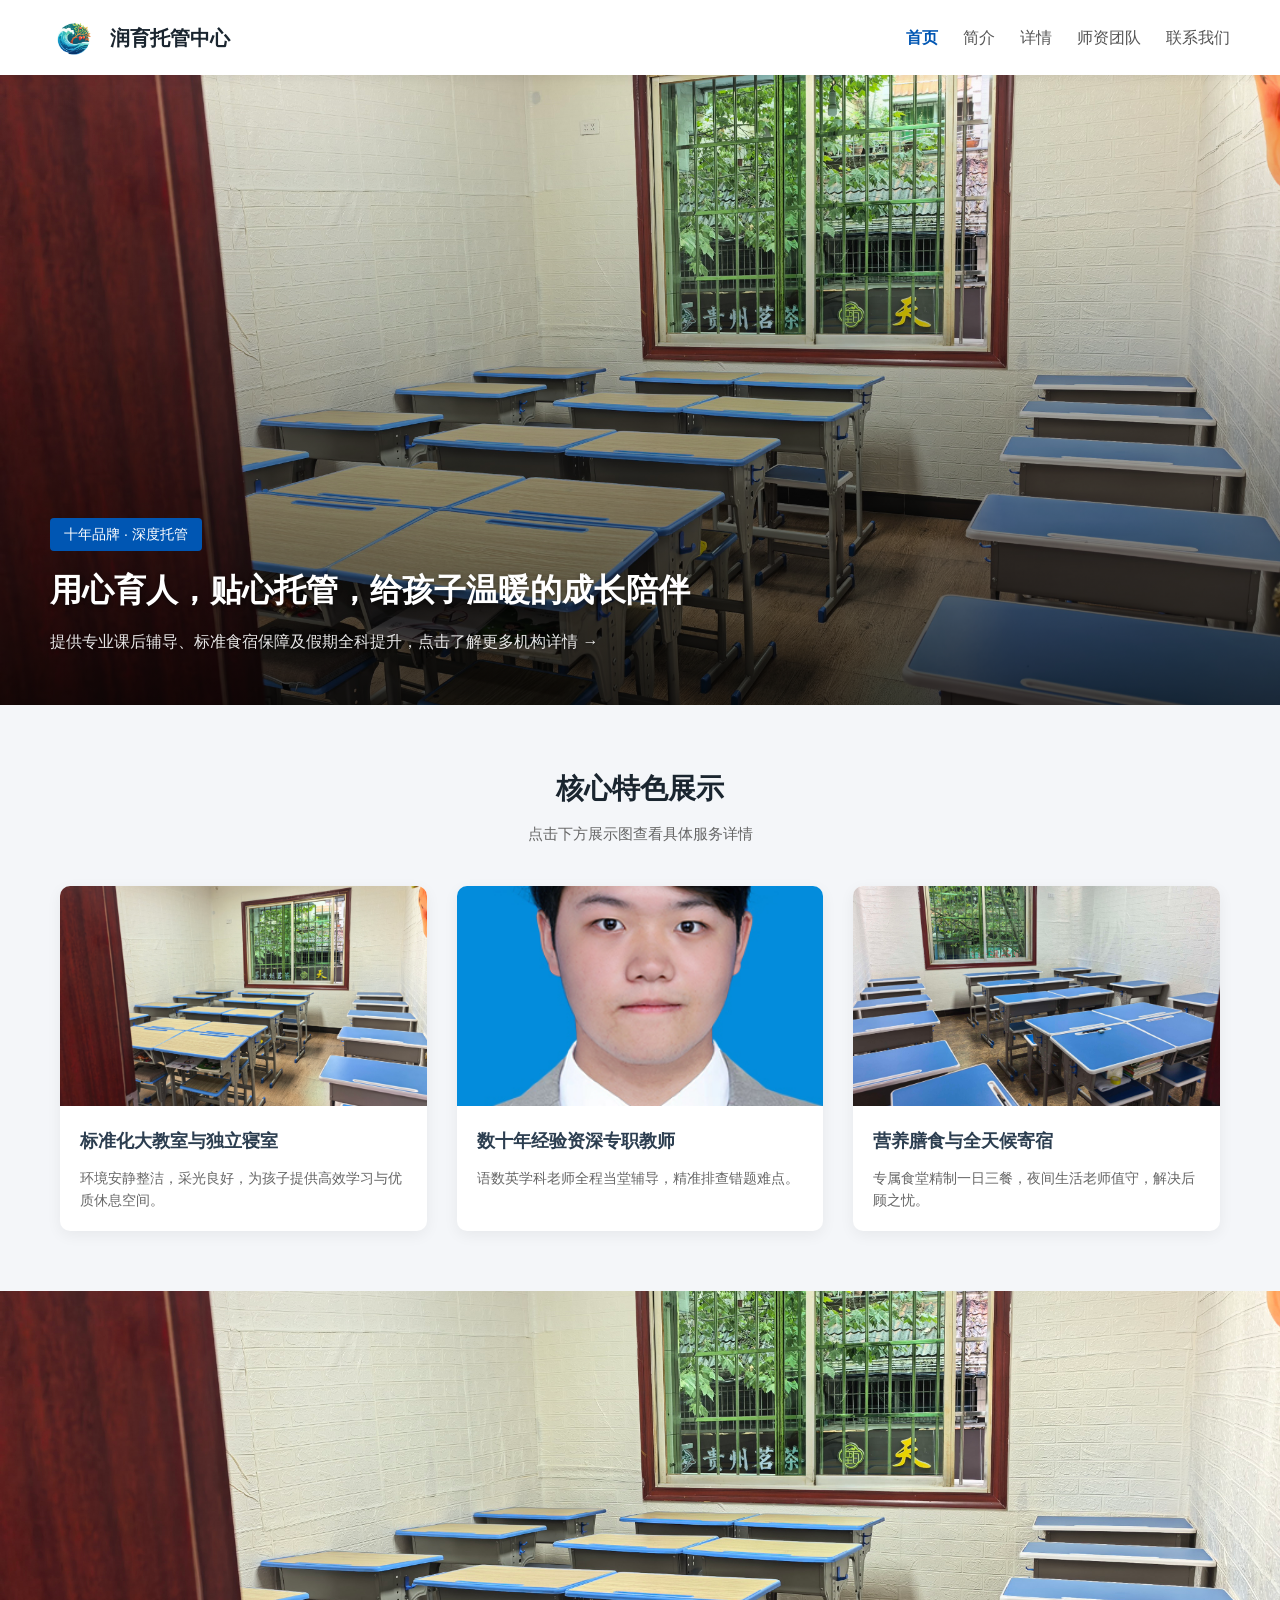
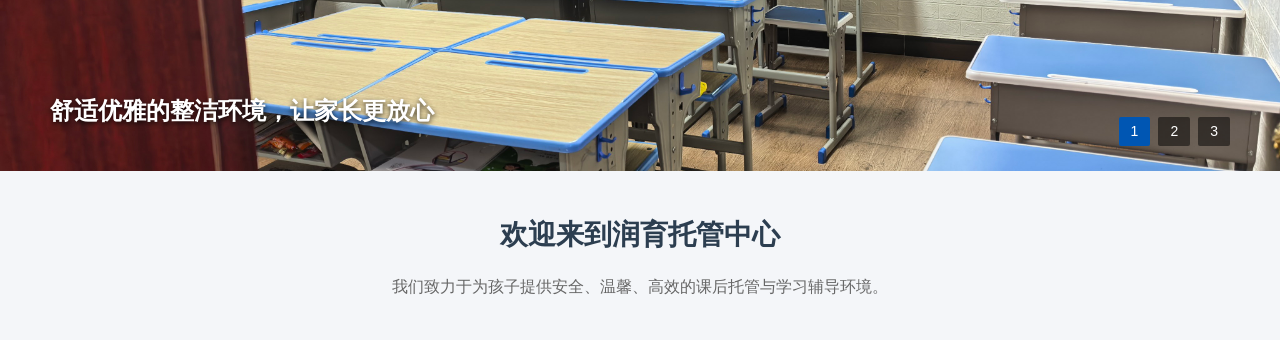
<file: index.html>
<!DOCTYPE html>
<html lang="zh-CN">
<head>
  <meta charset="UTF-8" />
  <meta name="viewport" content="width=device-width, initial-scale=1.0" />
  <title>Runyu Institute.com - 润育托管中心</title>
  <!-- 引入外链 CSS 样式表（用 ../ 退到根目录，再进入 File/CSS） -->
  <link rel="stylesheet" href="./File/css/style.css" />
  <link rel="stylesheet" href="./File/css/Top navigation.css" />
  <link rel="stylesheet" href="./File/css/Main.css" />
</head>
<body>

  <!-- 1. 顶部横向导航栏 -->
  <header class="navbar">
    <div class="logo-area">
      <img src="./img/img Logo.png" alt="润育托管Logo" class="logo-img" />
      <h1 class="site-title">润育托管中心</h1>
    </div>
    <nav class="nav-links">
      <a href="index.html" class="active">首页</a>
      <a href="./HTML First Level/Institute-Introduction/Introduction.html">简介</a>
      <a href="./HTML First Level/More detail/detail.html">详情</a>
      <a href="./HTML First Level/Teacher's team/teacher.html">师资团队</a>
      <a href="./HTML First Level/Connect with us/connect.html">联系我们</a>
    </nav>
  </header>

  <!-- 1. 顶部高清大图落地首屏 (Hero Landing Section) -->
<section class="hero-landing">
  <!-- 点击整张大图或内部按钮均可跳转 -->
  <a href="./HTML First Level/Institute-Introduction/Introduction.html" class="hero-link">
    <img src="./img/img1.jpg" alt="润育托管中心全景" class="hero-img" />
    <div class="hero-overlay">
      <div class="hero-content">
        <span class="hero-tag">十年品牌 · 深度托管</span>
        <h2>用心育人，贴心托管，给孩子温暖的成长陪伴</h2>
        <p>提供专业课后辅导、标准食宿保障及假期全科提升，点击了解更多机构详情 →</p>
      </div>
    </div>
  </a>
</section>

<!-- 2. 高清图片图文推荐卡片（像北大官网首页的动态新闻/专题块） -->
<section class="feature-section">
  <div class="section-header">
    <h2>核心特色展示</h2>
    <p>点击下方展示图查看具体服务详情</p>
  </div>

  <div class="card-grid">
    <!-- 图文卡片 1 -->
    <a href="./HTML First Level/More detail/detail.html" class="feature-card">
      <div class="card-img-wrapper">
        <img src="./img/img1.jpg" alt="舒适教学环境" />
      </div>
      <div class="card-info">
        <h3>标准化大教室与独立寝室</h3>
        <p>环境安静整洁，采光良好，为孩子提供高效学习与优质休息空间。</p>
      </div>
    </a>

    <!-- 图文卡片 2 -->
    <a href="./HTML First Level/Teacher's team/teacher.html" class="feature-card">
      <div class="card-img-wrapper">
        <img src="./img/Mtr.Zhao.jpg" alt="资深师资团队" />
      </div>
      <div class="card-info">
        <h3>数十年经验资深专职教师</h3>
        <p>语数英学科老师全程当堂辅导，精准排查错题难点。</p>
      </div>
    </a>

    <!-- 图文卡片 3 -->
    <a href="./HTML First Level/More detail/detail.html" class="feature-card">
      <div class="card-img-wrapper">
        <img src="./img/img3.jpg" alt="丰富课后活动" />
      </div>
      <div class="card-info">
        <h3>营养膳食与全天候寄宿</h3>
        <p>专属食堂精制一日三餐，夜间生活老师值守，解决后顾之忧。</p>
      </div>
    </a>
  </div>
</section>


  <!-- 2. 全屏/半屏淡入淡出轮播图区域 -->
  <section class="banner-container">
    <div class="slide active">
      <img src="./img/img1.jpg" alt="托管中心环境1" />
      <div class="slide-title">舒适优雅的整洁环境，让家长更放心</div>
    </div>
    <div class="slide">
      <img src="./img/img2.jpg" alt="托管中心环境2" />
      <div class="slide-title">专业师资团队，关注每个孩子的成长</div>
    </div>
    <div class="slide">
      <img src="./img/img3.jpg" alt="托管中心环境3" />
      <div class="slide-title">丰富多彩的课后活动，助力全面发展</div>
    </div>

    <!-- 底部数字指示器 -->
    <div class="indicators">
      <span class="dot active">1</span>
      <span class="dot">2</span>
      <span class="dot">3</span>
    </div>
  </section>

  <!-- 3. 主体内容展示区 -->
  <main class="content-container">
    <h2>欢迎来到润育托管中心</h2>
    <p>我们致力于为孩子提供安全、温馨、高效的课后托管与学习辅导环境。</p>
  </main>

  <!-- 引入外链 JS 脚本（用 ../ 退到根目录，再进入 File/JavaScript） -->
  <script src="./File/JavaScript/Main.js"></script>
</body>
</html>
</file>
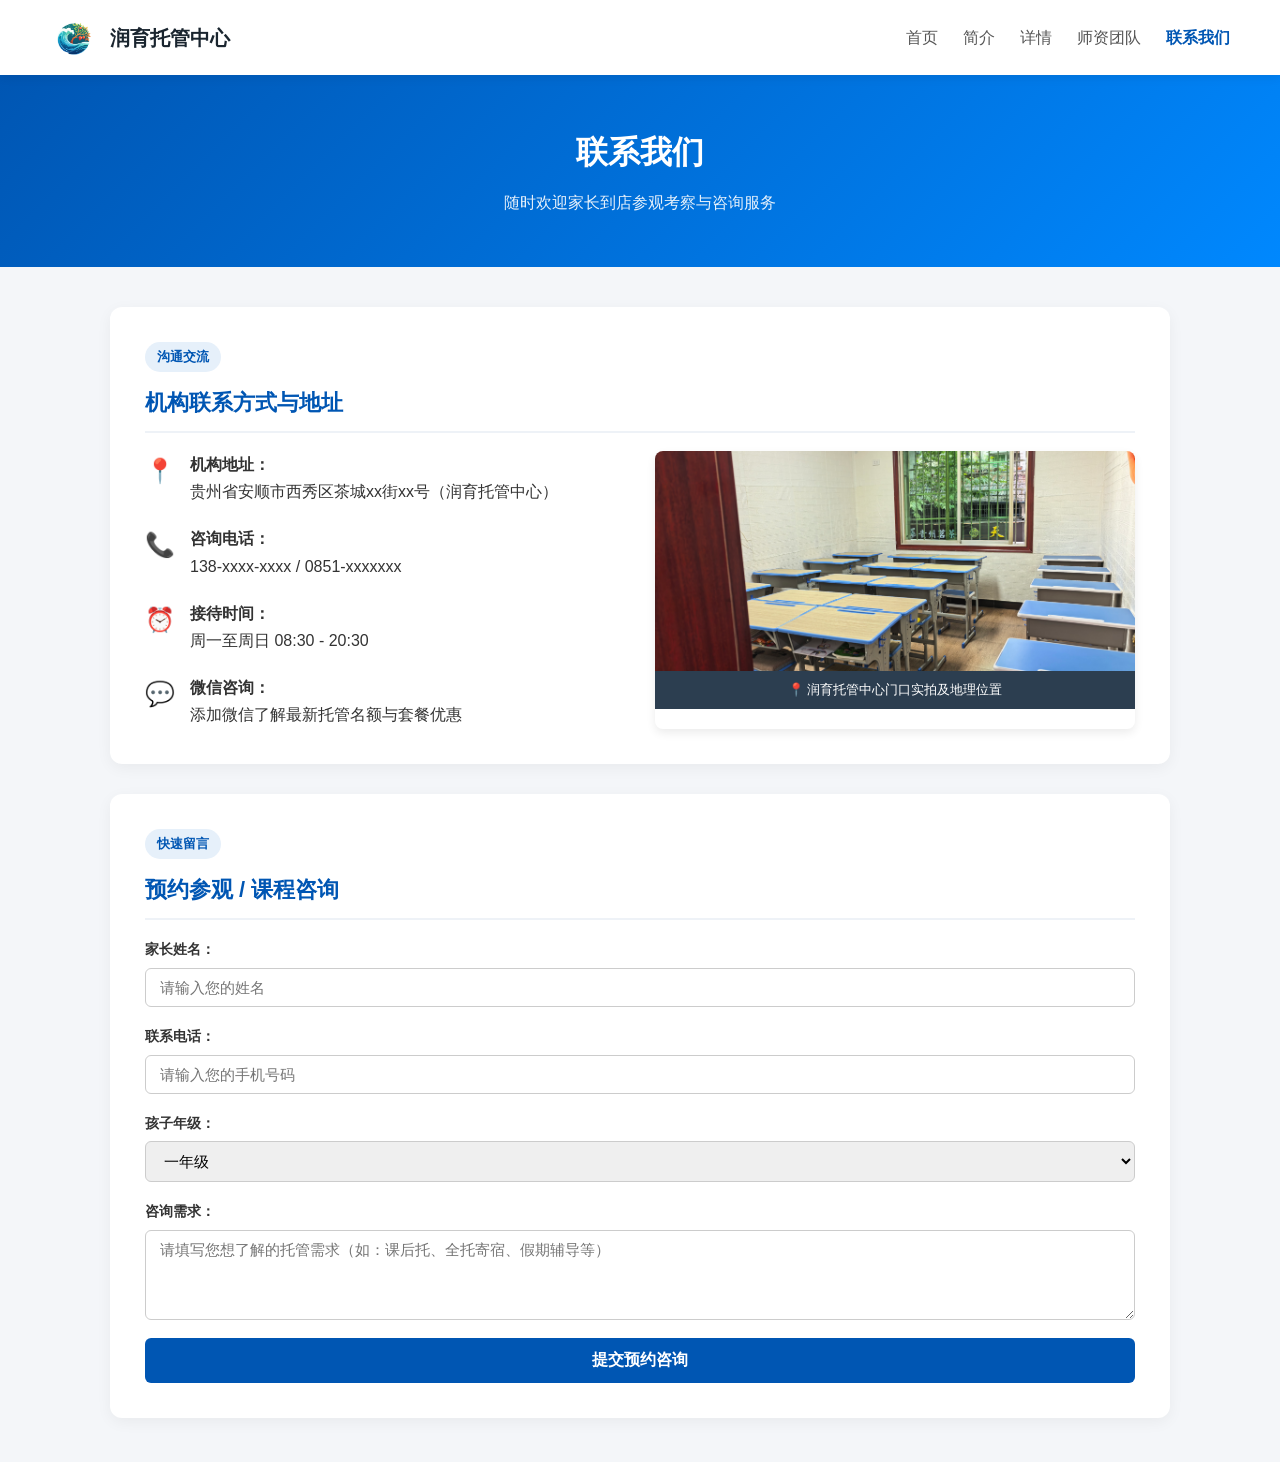
<file: HTML First Level/Connect with us/connect.html>
<!DOCTYPE html>
<html lang="zh-CN">
<head>
  <meta charset="UTF-8" />
  <meta name="viewport" content="width=device-width, initial-scale=1.0" />
  <title>联系我们 - 润育托管中心</title>
  <!-- 引入全局 CSS -->
  <link rel="stylesheet" href="../../File/css/Main.css" />
</head>
<body>

  <!-- 1. 顶部固定导航栏 -->
  <header class="navbar">
    <div class="logo-area">
      <!-- 📷【图片插图位置 1】：Logo 图片 -->
      <img src="../../img/img Logo.png" alt="润育托管Logo" class="logo-img" />
      <span class="site-title">润育托管中心</span>
    </div>
    <nav class="nav-links">
      <a href="../../index.html">首页</a>
      <a href="../Institute-Introduction/Introduction.html">简介</a>
      <a href="../More detail/detail.html">详情</a>
      <a href="../Teacher's team/teacher.html">师资团队</a>
      <a href="connect.html" class="active">联系我们</a>
    </nav>
  </header>

  <!-- 2. 页面顶部横幅 -->
  <div class="page-banner">
    <h1>联系我们</h1>
    <p class="banner-subtitle">随时欢迎家长到店参观考察与咨询服务</p>
  </div>

  <!-- 3. 主体内容区 -->
  <main class="main-container">

    <section class="info-card">
      <span class="badge">沟通交流</span>
      <h2>机构联系方式与地址</h2>

      <div class="contact-layout">
        <!-- 左侧：文字联系信息 -->
        <div class="contact-info-box">
          <div class="info-item">
            <span class="icon">📍</span>
            <div>
              <strong>机构地址：</strong>
              <p>贵州省安顺市西秀区茶城xx街xx号（润育托管中心）</p>
            </div>
          </div>

          <div class="info-item">
            <span class="icon">📞</span>
            <div>
              <strong>咨询电话：</strong>
              <p>138-xxxx-xxxx / 0851-xxxxxxx</p>
            </div>
          </div>

          <div class="info-item">
            <span class="icon">⏰</span>
            <div>
              <strong>接待时间：</strong>
              <p>周一至周日 08:30 - 20:30</p>
            </div>
          </div>

          <div class="info-item">
            <span class="icon">💬</span>
            <div>
              <strong>微信咨询：</strong>
              <p>添加微信了解最新托管名额与套餐优惠</p>
            </div>
          </div>
        </div>

        <!-- 右侧：📷【图片插图位置 2】：地图截图 / 门头实拍图 -->
        <div class="contact-map-box">
          <img src="../../img/img1.jpg" alt="润育托管中心正门/位置地图" />
          <div class="map-label">📍 润育托管中心门口实拍及地理位置</div>
        </div>
      </div>
    </section>

   <!-- 修改后：-->
<section class="info-card">
  <span class="badge">快速留言</span>
  <h2>预约参观 / 课程咨询</h2>
  <form class="contact-form" id="consultForm" onsubmit="handleFormSubmit(event)">
    <div class="form-group">
      <label>家长姓名：</label>
      <input type="text" id="parentNameInput" placeholder="请输入您的姓名" required />
    </div>
    <div class="form-group">
      <label>联系电话：</label>
      <input type="tel" id="phoneInput" placeholder="请输入您的手机号码" required />
    </div>
    <div class="form-group">
      <label>孩子年级：</label>
      <select id="gradeSelect">
        <option>一年级</option>
        <option>二年级</option>
        <option>三年级</option>
        <option>四年级</option>
        <option>五年级</option>
        <option>六年级</option>
        <option>初一</option>
        <option>初二</option>
        <option>初三</option>
      </select>
    </div>
    <div class="form-group">
      <label>咨询需求：</label>
      <textarea id="needsTextarea" rows="4" placeholder="请填写您想了解的托管需求（如：课后托、全托寄宿、假期辅导等）"></textarea>
    </div>
    <!-- 将 type="submit" 改为 type="button" 并绑定 onclick 事件 -->
    <button type="button" class="submit-btn" onclick="handleFormSubmit(event)">提交预约咨询</button>
  </form>
</section>

<!-- 直接把提交逻辑写在这里，彻底避开外部文件路径问题 -->
  <script>
    function handleFormSubmit() {
      console.log("--> 按钮被成功点击，开始获取数据...");

      const parentNameInput = document.getElementById('parentNameInput');
      const phoneInput = document.getElementById('phoneInput');
      const gradeSelect = document.getElementById('gradeSelect');
      const needsTextarea = document.getElementById('needsTextarea');

      if (!parentNameInput || !phoneInput) {
        alert("错误：页面未找到对应的输入框 id，请检查 HTML 结构！");
        return;
      }

      const parentName = parentNameInput.value.trim();
      const phone = phoneInput.value.trim();
      const grade = gradeSelect ? gradeSelect.value : '';
      const needs = needsTextarea ? needsTextarea.value.trim() : '';

      if (!parentName || !phone) {
        alert("请填写家长姓名和联系电话！");
        return;
      }

      // 组装表单数据
      const formData = new URLSearchParams();
      formData.append('id', parentName);          // 对应数据库中的 id (姓名)
      formData.append('phone_number', phone);     // 对应数据库中的 phone_number
      formData.append('grade', grade);            // 对应数据库中的 grade
      formData.append('Needs', needs);            // 对应数据库中的 Needs

      console.log("正在发往 Java 后端:", formData.toString());

      // 发送请求到本地 Java 后端 (8080 端口)
      fetch('http://10.1.21.57:8080/api/submit', {
        method: 'POST',
        headers: {
          'Content-Type': 'application/x-www-form-urlencoded; charset=UTF-8'
        },
        body: formData.toString()
      })
      .then(response => response.text())
      .then(message => {
        alert(message); // 弹出 Java 后端返回的成功提示
        document.getElementById('consultForm').reset(); // 清空表单
      })
      .catch(error => {
        console.error('请求失败:', error);
        alert('该功能未开发完全，暂不可用。');
      })
        }
  </script>
</body>
</html>
</file>
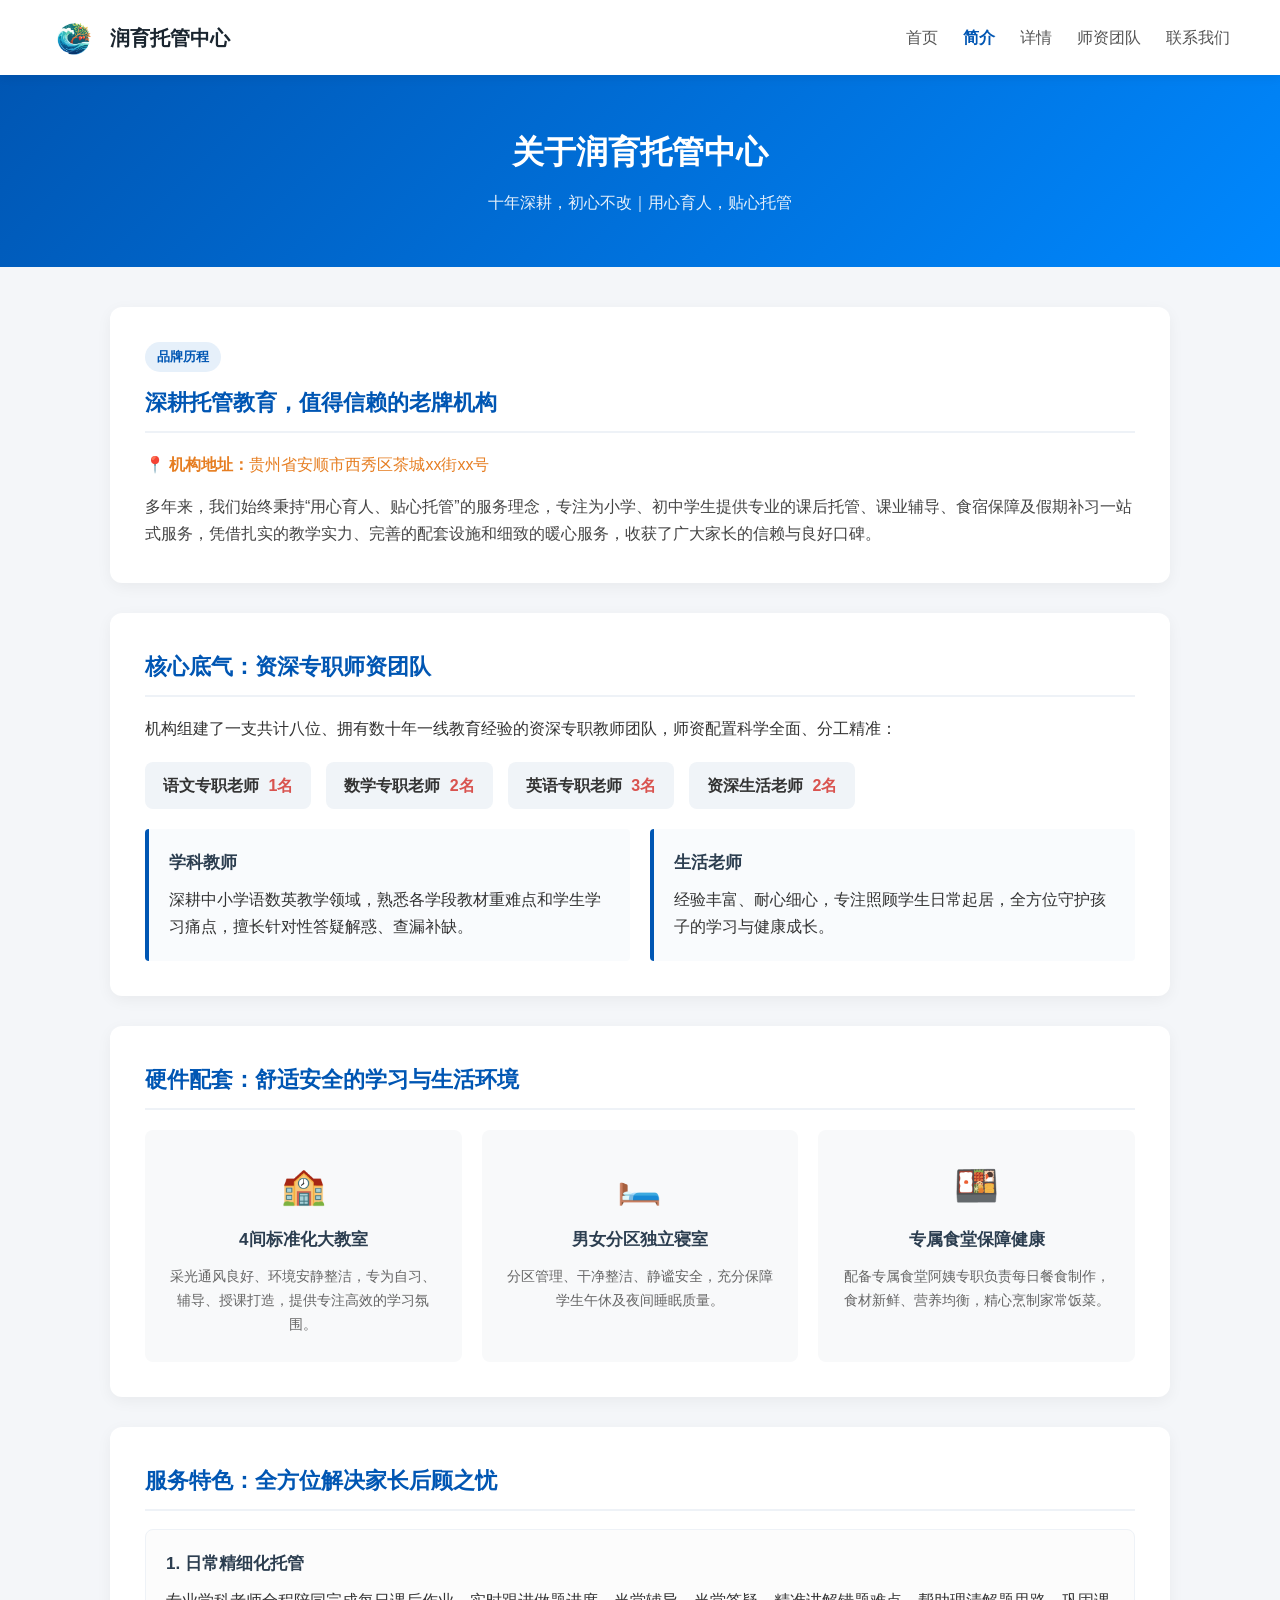
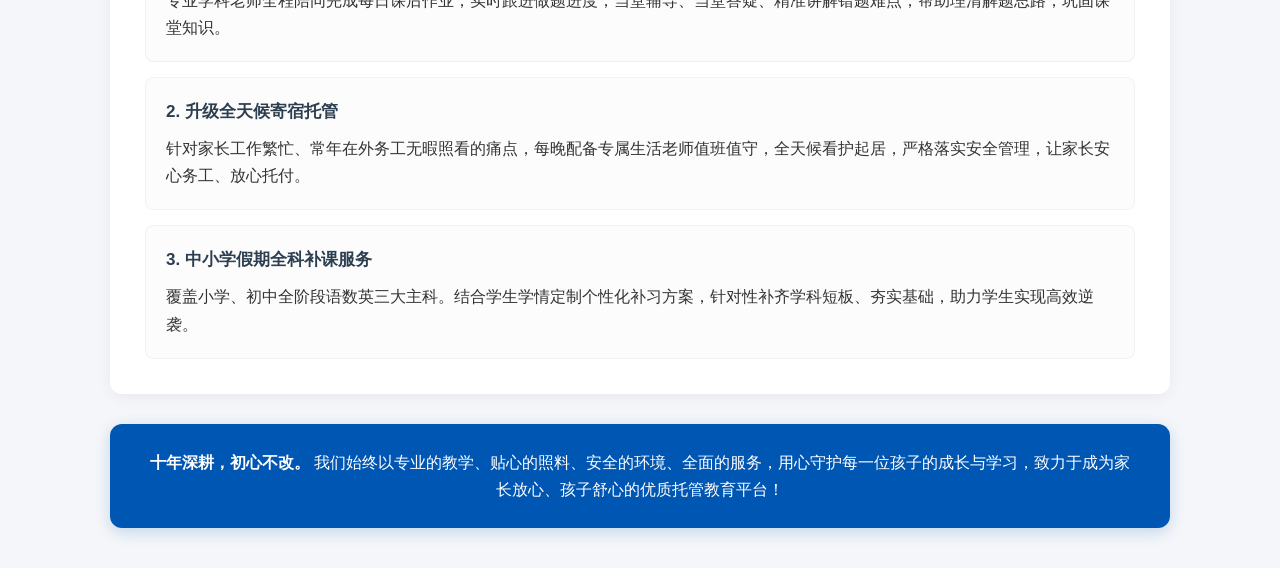
<file: HTML First Level/Institute-Introduction/Introduction.html>
<!DOCTYPE html>
<html lang="zh-CN">
<head>
  <meta charset="UTF-8" />
  <meta name="viewport" content="width=device-width, initial-scale=1.0" />
  <title>机构简介 - 润育托管中心</title>
  <!-- 引入全局 CSS 样式表（退两层 ../../ 找 File/CSS） -->
  <link rel="stylesheet" href="../../File/css/Introduction CSS/style.css" />
  <link rel="stylesheet" href="../../File/css/Main.css" />
</head>
<body>

  <!-- 1. 顶部固定导航栏 -->
  <header class="navbar">
    <div class="logo-area">
      <img src="../../img/img Logo.png" alt="润育托管Logo" class="logo-img" />
      <span class="site-title">润育托管中心</span>
    </div>
    <nav class="nav-links">
      <a href="../../index.html">首页</a>
      <a href="Introduction.html" class="active">简介</a>
      <a href="../More detail/detail.html">详情</a>
      <a href="../Teacher's team/teacher.html">师资团队</a>
      <a href="../Connect with us/connect.html">联系我们</a>
    </nav>
  </header>

  

  <!-- 2. 页面顶部 Banner 头部 -->
  <div class="page-banner">
    <h1>关于润育托管中心</h1>
    <p class="banner-subtitle">十年深耕，初心不改｜用心育人，贴心托管</p>
  </div>

  <!-- 3. 主体内容展示区（卡片式分块排版） -->
  <main class="main-container">

    <!-- 机构基本概况 -->
    <section class="info-card hero-card">
      <span class="badge">品牌历程</span>
      <h2>深耕托管教育，值得信赖的老牌机构</h2>
      <p class="address-text">📍 <strong>机构地址：</strong>贵州省安顺市西秀区茶城xx街xx号</p>
      <p class="lead-text">
        多年来，我们始终秉持“用心育人、贴心托管”的服务理念，专注为小学、初中学生提供专业的课后托管、课业辅导、食宿保障及假期补习一站式服务，凭借扎实的教学实力、完善的配套设施和细致的暖心服务，收获了广大家长的信赖与良好口碑。
      </p>
    </section>

    <!-- 师资力量 -->
    <section class="info-card">
      <h2>核心底气：资深专职师资团队</h2>
      <p>机构组建了一支共计八位、拥有数十年一线教育经验的资深专职教师团队，师资配置科学全面、分工精准：</p>
      
      <div class="teacher-tags">
        <div class="tag-item">语文专职老师 <span>1名</span></div>
        <div class="tag-item">数学专职老师 <span>2名</span></div>
        <div class="tag-item">英语专职老师 <span>3名</span></div>
        <div class="tag-item">资深生活老师 <span>2名</span></div>
      </div>

      <div class="two-column-grid">
        <div class="column-box">
          <h3>学科教师</h3>
          <p>深耕中小学语数英教学领域，熟悉各学段教材重难点和学生学习痛点，擅长针对性答疑解惑、查漏补缺。</p>
        </div>
        <div class="column-box">
          <h3>生活老师</h3>
          <p>经验丰富、耐心细心，专注照顾学生日常起居，全方位守护孩子的学习与健康成长。</p>
        </div>
      </div>
    </section>

    <!-- 硬件设施与环境 -->
    <section class="info-card">
      <h2>硬件配套：舒适安全的学习与生活环境</h2>
      <div class="feature-grid">
        <div class="feature-item">
          <div class="icon">🏫</div>
          <h3>4间标准化大教室</h3>
          <p>采光通风良好、环境安静整洁，专为自习、辅导、授课打造，提供专注高效的学习氛围。</p>
        </div>
        <div class="feature-item">
          <div class="icon">🛏️</div>
          <h3>男女分区独立寝室</h3>
          <p>分区管理、干净整洁、静谧安全，充分保障学生午休及夜间睡眠质量。</p>
        </div>
        <div class="feature-item">
          <div class="icon">🍱</div>
          <h3>专属食堂保障健康</h3>
          <p>配备专属食堂阿姨专职负责每日餐食制作，食材新鲜、营养均衡，精心烹制家常饭菜。</p>
        </div>
      </div>
    </section>

    <!-- 托管与特色服务 -->
    <section class="info-card">
      <h2>服务特色：全方位解决家长后顾之忧</h2>
      <div class="service-box">
        <h3>1. 日常精细化托管</h3>
        <p>专业学科老师全程陪同完成每日课后作业，实时跟进做题进度，当堂辅导、当堂答疑、精准讲解错题难点，帮助理清解题思路，巩固课堂知识。</p>
      </div>
      <div class="service-box">
        <h3>2. 升级全天候寄宿托管</h3>
        <p>针对家长工作繁忙、常年在外务工无暇照看的痛点，每晚配备专属生活老师值班值守，全天候看护起居，严格落实安全管理，让家长安心务工、放心托付。</p>
      </div>
      <div class="service-box">
        <h3>3. 中小学假期全科补课服务</h3>
        <p>覆盖小学、初中全阶段语数英三大主科。结合学生学情定制个性化补习方案，针对性补齐学科短板、夯实基础，助力学生实现高效逆袭。</p>
      </div>
    </section>

    <!-- 结尾寄语 -->
    <div class="summary-footer">
      <p><strong>十年深耕，初心不改。</strong> 我们始终以专业的教学、贴心的照料、安全的环境、全面的服务，用心守护每一位孩子的成长与学习，致力于成为家长放心、孩子舒心的优质托管教育平台！</p>
    </div>

  </main>

</body>
</html>
</file>
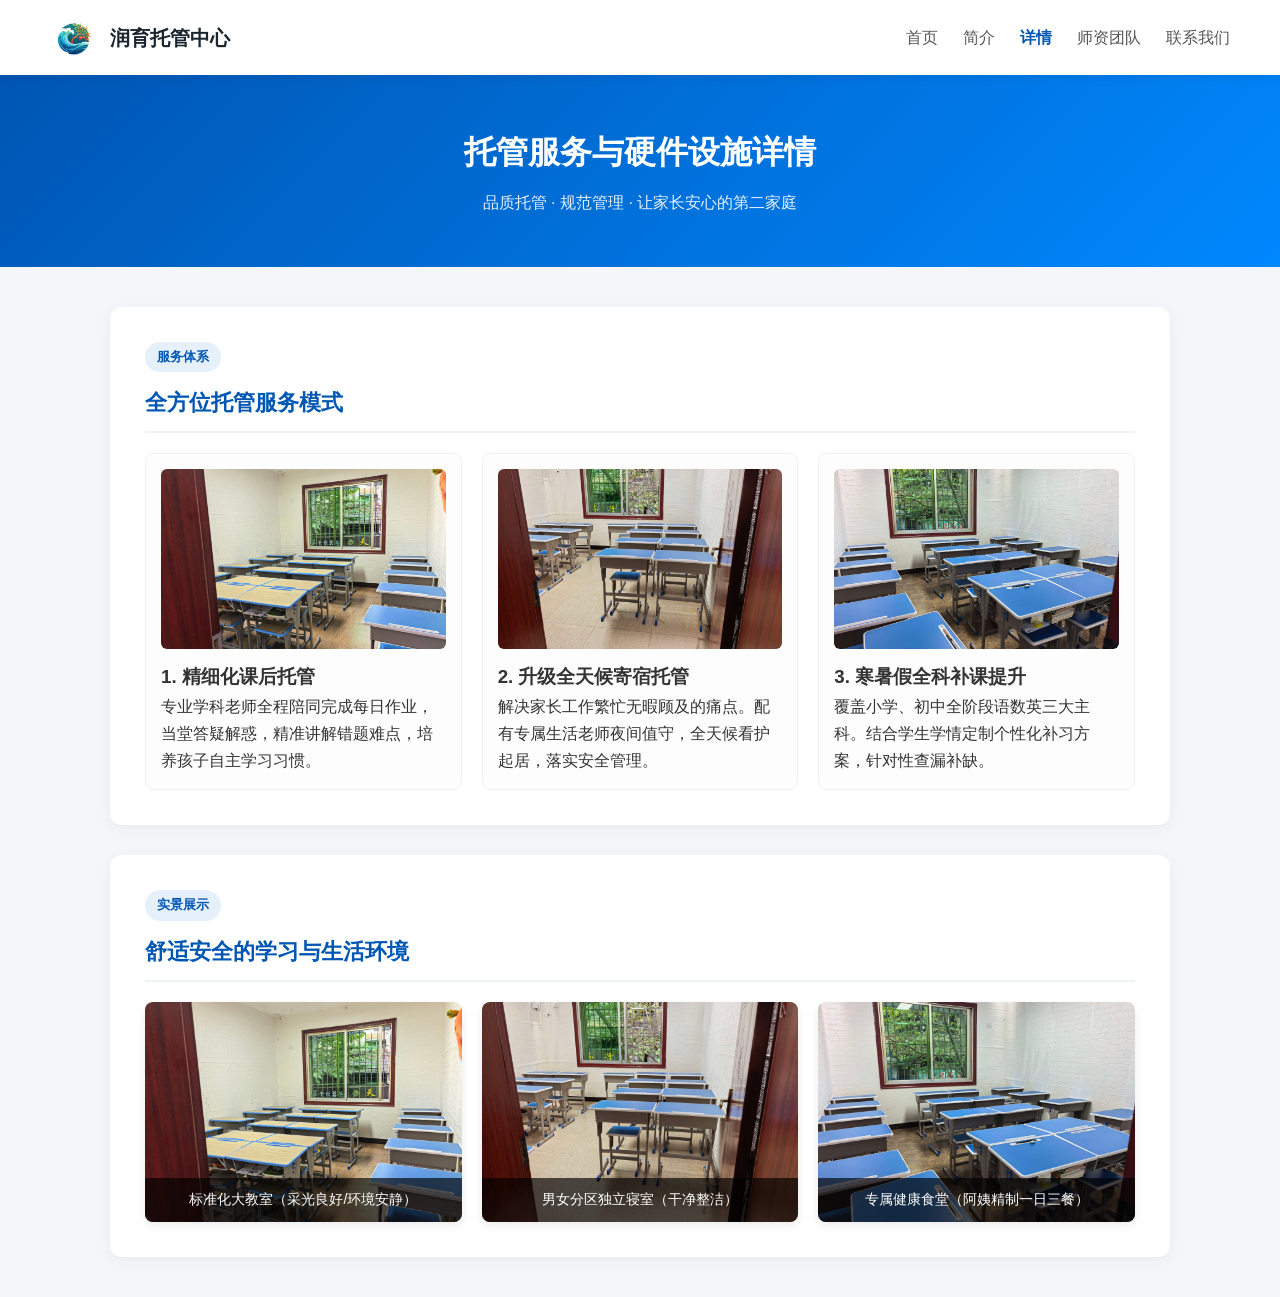
<file: HTML First Level/More detail/detail.html>
<!DOCTYPE html>
<html lang="zh-CN">
<head>
  <meta charset="UTF-8" />
  <meta name="viewport" content="width=device-width, initial-scale=1.0" />
  <title>服务详情 - 润育托管中心</title>
  <!-- 引入全局 CSS -->
  <link rel="stylesheet" href="../../File/css/Main.css" />
</head>
<body>

  <!-- 1. 顶部固定导航栏 -->
  <header class="navbar">
    <div class="logo-area">
      <!-- 📷【图片插图位置 1】：Logo 图片 -->
      <img src="../../img/img Logo.png" alt="润育托管Logo" class="logo-img" />
      <span class="site-title">润育托管中心</span>
    </div>
    <nav class="nav-links">
      <a href="../../index.html">首页</a>
      <a href="../Institute-Introduction/Introduction.html">简介</a>
      <a href="detail.html" class="active">详情</a>
      <a href="../Teacher's team/teacher.html">师资团队</a>
      <a href="../Connect with us/connect.html">联系我们</a>
    </nav>
  </header>

  <!-- 2. 页面顶部横幅 (Page Banner) -->
  <div class="page-banner">
    <h1>托管服务与硬件设施详情</h1>
    <p class="banner-subtitle">品质托管 · 规范管理 · 让家长安心的第二家庭</p>
  </div>

  <!-- 3. 主体内容区 -->
  <main class="main-container">

    <!-- 模块一：核心托管模式 -->
    <section class="info-card">
      <span class="badge">服务体系</span>
      <h2>全方位托管服务模式</h2>
      
      <div class="service-detail-grid">
        <div class="detail-item">
          <!-- 📷【图片插图位置 2】：日常课后托管示意图 -->
          <div class="img-holder">
            <img src="../../img/img1.jpg" alt="日常课后辅导" />
          </div>
          <h3>1. 精细化课后托管</h3>
          <p>专业学科老师全程陪同完成每日作业，当堂答疑解惑，精准讲解错题难点，培养孩子自主学习习惯。</p>
        </div>

        <div class="detail-item">
          <!-- 📷【图片插图位置 3】：寄宿寝室/生活照 -->
          <div class="img-holder">
            <img src="../../img/img2.jpg" alt="全天候寄宿环境" />
          </div>
          <h3>2. 升级全天候寄宿托管</h3>
          <p>解决家长工作繁忙无暇顾及的痛点。配有专属生活老师夜间值守，全天候看护起居，落实安全管理。</p>
        </div>

        <div class="detail-item">
          <!-- 📷【图片插图位置 4】：假期辅导/活动照 -->
          <div class="img-holder">
            <img src="../../img/img3.jpg" alt="假期全科提升" />
          </div>
          <h3>3. 寒暑假全科补课提升</h3>
          <p>覆盖小学、初中全阶段语数英三大主科。结合学生学情定制个性化补习方案，针对性查漏补缺。</p>
        </div>
      </div>
    </section>

    <!-- 模块二：环境与硬件实拍展框 -->
    <section class="info-card">
      <span class="badge">实景展示</span>
      <h2>舒适安全的学习与生活环境</h2>

      <div class="gallery-grid">
        <!-- 📷【图片插图位置 5】：教室实拍图 -->
        <div class="gallery-item">
          <img src="../../img/img1.jpg" alt="标准化大教室" />
          <div class="gallery-title">标准化大教室（采光良好/环境安静）</div>
        </div>

        <!-- 📷【图片插图位置 6】：寝室实拍图 -->
        <div class="gallery-item">
          <img src="../../img/img2.jpg" alt="男女分区独立寝室" />
          <div class="gallery-title">男女分区独立寝室（干净整洁）</div>
        </div>

        <!-- 📷【图片插图位置 7】：食堂实拍图 -->
        <div class="gallery-item">
          <img src="../../img/img3.jpg" alt="专属食堂" />
          <div class="gallery-title">专属健康食堂（阿姨精制一日三餐）</div>
        </div>
      </div>
    </section>

  </main>

  <script src="../../File/JavaScript/Java_main/main.js"></script>
</body>
</html>
</file>
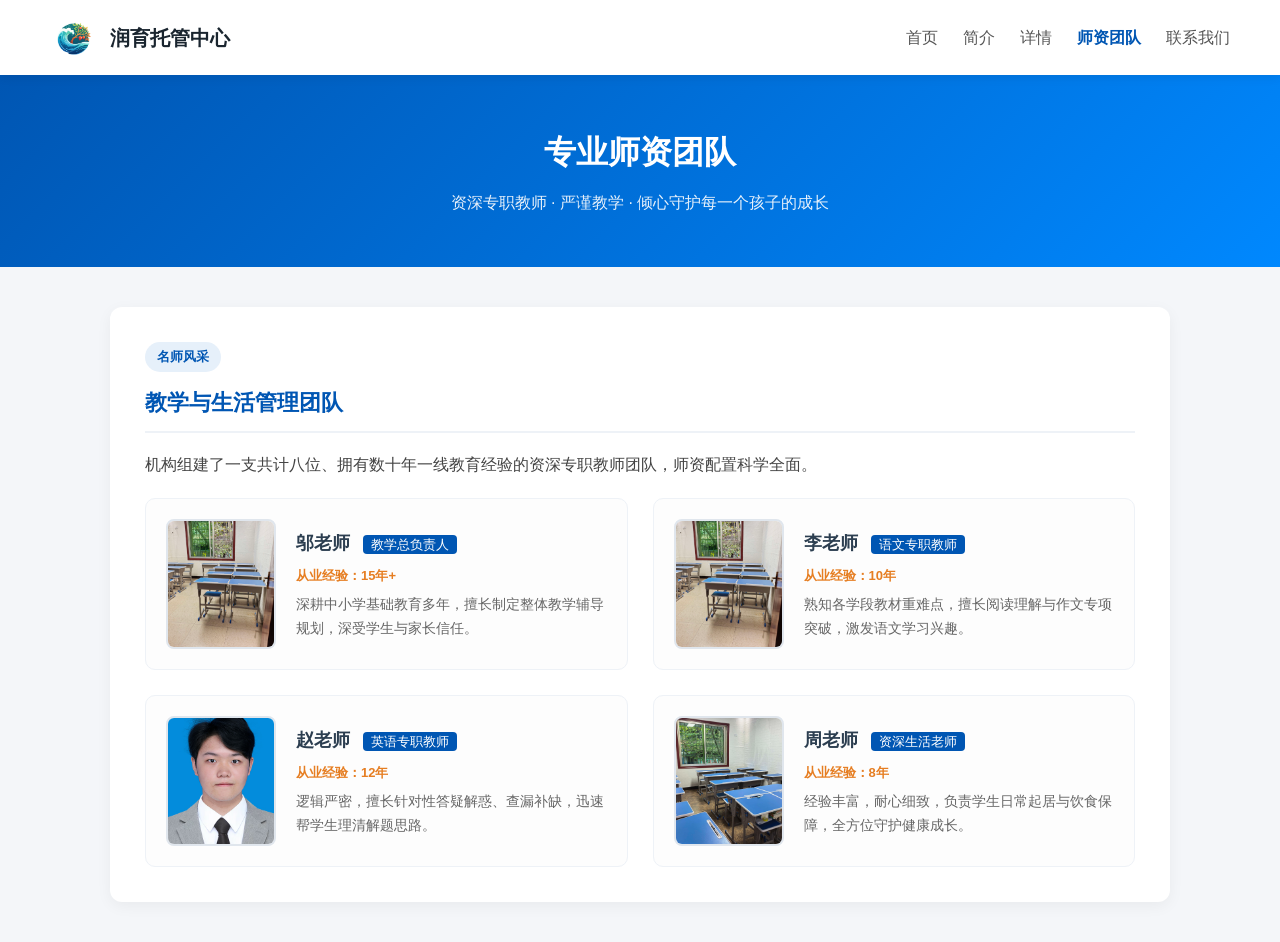
<file: HTML First Level/Teacher's team/teacher.html>
<!DOCTYPE html>
<html lang="zh-CN">
<head>
  <meta charset="UTF-8" />
  <meta name="viewport" content="width=device-width, initial-scale=1.0" />
  <title>师资团队 - 润育托管中心</title>
  <!-- 引入全局 CSS -->
  <link rel="stylesheet" href="../../File/css/Main.css" />
</head>
<body>

  <!-- 1. 顶部固定导航栏 -->
  <header class="navbar">
    <div class="logo-area">
      <!-- 📷【图片插图位置 1】：Logo 图片 -->
      <img src="../../img/img Logo.png" alt="润育托管Logo" class="logo-img" />
      <span class="site-title">润育托管中心</span>
    </div>
    <nav class="nav-links">
      <a href="../../index.html">首页</a>
      <a href="../Institute-Introduction/Introduction.html">简介</a>
      <a href="../More detail/detail.html">详情</a>
      <a href="teacher.html" class="active">师资团队</a>
      <a href="../Connect with us/connect.html">联系我们</a>
    </nav>
  </header>

  <!-- 2. 页面顶部横幅 -->
  <div class="page-banner">
    <h1>专业师资团队</h1>
    <p class="banner-subtitle">资深专职教师 · 严谨教学 · 倾心守护每一个孩子的成长</p>
  </div>

  <!-- 3. 主体内容区 -->
  <main class="main-container">

    <section class="info-card">
      <span class="badge">名师风采</span>
      <h2>教学与生活管理团队</h2>
      <p class="lead-text">机构组建了一支共计八位、拥有数十年一线教育经验的资深专职教师团队，师资配置科学全面。</p>

      <!-- 教师卡片网格 -->
      <div class="teacher-grid">

        <!-- 教师卡片 1 -->
        <div class="teacher-card">
          <!-- 📷【图片插图位置 2】：校长/负责人照片 -->
          <div class="avatar-box">
            <img src="../../img/img2.jpg" alt="润育负责人/教学主管" />
          </div>
          <div class="teacher-info">
            <h3>邬老师 <span class="title-tag">教学总负责人</span></h3>
            <p class="experience">从业经验：15年+</p>
            <p class="desc">深耕中小学基础教育多年，擅长制定整体教学辅导规划，深受学生与家长信任。</p>
          </div>
        </div>

        <!-- 教师卡片 2 -->
        <div class="teacher-card">
          <!-- 📷【图片插图位置 3】：语文老师照片 -->
          <div class="avatar-box">
            <img src="../../img/img2.jpg" alt="语文专职老师" />
          </div>
          <div class="teacher-info">
            <h3>李老师 <span class="title-tag">语文专职教师</span></h3>
            <p class="experience">从业经验：10年</p>
            <p class="desc">熟知各学段教材重难点，擅长阅读理解与作文专项突破，激发语文学习兴趣。</p>
          </div>
        </div>

        <!-- 教师卡片 3 -->
        <div class="teacher-card">
          <!-- 📷【图片插图位置 4】：英语老师照片 -->
          <div class="avatar-box">
            <img src="../../img/Mtr.Zhao.jpg" alt="英语专职老师" />
          </div>
          <div class="teacher-info">
            <h3>赵老师 <span class="title-tag">英语专职教师</span></h3>
            <p class="experience">从业经验：12年</p>
            <p class="desc">逻辑严密，擅长针对性答疑解惑、查漏补缺，迅速帮学生理清解题思路。</p>
          </div>
        </div>

        <!-- 教师卡片 4 -->
        <div class="teacher-card">
          <!-- 📷【图片插图位置 5】：生活管理老师照片 -->
          <div class="avatar-box">
            <img src="../../img/img3.jpg" alt="生活老师" />
          </div>
          <div class="teacher-info">
            <h3>周老师 <span class="title-tag">资深生活老师</span></h3>
            <p class="experience">从业经验：8年</p>
            <p class="desc">经验丰富，耐心细致，负责学生日常起居与饮食保障，全方位守护健康成长。</p>
          </div>
        </div>

      </div>
    </section>

  </main>

  <script src="../../File/JavaScript/Java_main/main.js"></script>
</body>
</html>
</file>
<file: File/css/style.css>
/* 全局重置 */
* {
  margin: 0;
  padding: 0;
  box-sizing: border-box;
}

body {
  font-family: "PingFang SC", "Microsoft YaHei", sans-serif;
  color: #333;
  background-color: #f8f9fa;
}

/* 顶部导航栏样式 */
.navbar {
  display: flex;
  justify-content: space-between;
  align-items: center;
  padding: 15px 50px;
  background-color: #ffffff;
  box-shadow: 0 2px 10px rgba(0, 0, 0, 0.08);
}

.logo-area {
  display: flex;
  align-items: center;
  gap: 12px;
}

.logo-img {
  height: 45px;
  width: auto;
}

.site-title {
  font-size: 22px;
  color: #1a252f;
  font-weight: bold;
}

.nav-links {
  display: flex;
  gap: 25px;
}

.nav-links a {
  text-decoration: none;
  color: #555;
  font-size: 16px;
  font-weight: 500;
  transition: color 0.3s;
}

.nav-links a:hover,
.nav-links a.active {
  color: #0056b3;
  font-weight: bold;
}

/* 轮播图核心容器 */
.banner-container {
  width: 100%;
  height: 480px; /* 轮播图高度可根据需要自由调大调小 */
  position: relative;
  overflow: hidden;
  background-color: #000;
}

.slide {
  position: absolute;
  top: 0;
  left: 0;
  width: 100%;
  height: 100%;
  opacity: 0;
  transition: opacity 1.2s ease-in-out; /* 透明度平滑过渡 */
}

.slide.active {
  opacity: 1; /* 当前激活状态显示 */
}

.slide img {
  width: 100%;
  height: 100%;
  object-fit: cover; /* 自动等比例缩放并裁剪，绝不拉伸变形 */
}

.slide-title {
  position: absolute;
  bottom: 40px;
  left: 50px;
  color: #ffffff;
  font-size: 24px;
  font-weight: bold;
  text-shadow: 0 2px 5px rgba(0, 0, 0, 0.8);
}

/* 指示器样式 */
.indicators {
  position: absolute;
  bottom: 25px;
  right: 50px;
  display: flex;
  gap: 8px;
}

.dot {
  color: #fff;
  padding: 3px 12px;
  font-size: 14px;
  background: rgba(0, 0, 0, 0.5);
  cursor: pointer;
  border-radius: 2px;
}

.dot.active {
  background: #0056b3;
}

/* 正文内容区 */
.content-container {
  max-width: 1100px;
  margin: 40px auto;
  padding: 0 20px;
  text-align: center;
}

.content-container h2 {
  font-size: 28px;
  margin-bottom: 15px;
  color: #2c3e50;
}

.content-container p {
  font-size: 16px;
  color: #666;
  line-height: 1.6;
}

/*------------------------------------*/
/* ==========================================
   高清大图落地 (Hero Landing) 样式
   ========================================== */
.hero-landing {
  position: relative;
  width: 100%;
  height: 70vh; /* 占用屏幕高度的 70%，形成大气落地视觉 */
  min-height: 450px;
  overflow: hidden;
  background-color: #1a252f;
}

.hero-link {
  display: block;
  width: 100%;
  height: 100%;
  text-decoration: none;
  position: relative;
}

.hero-img {
  width: 100%;
  height: 100%;
  object-fit: cover; /* 保证高清图片按比例填满，绝不拉伸变形 */
  transition: transform 0.8s ease; /* 鼠标悬浮时的平滑缩放 */
}

/* 鼠标悬浮大图时，图片微放大效果 */
.hero-link:hover .hero-img {
  transform: scale(1.03);
}

/* 渐变黑色遮罩，确保文字在任何明暗的图片上都清晰可见 */
.hero-overlay {
  position: absolute;
  top: 0;
  left: 0;
  width: 100%;
  height: 100%;
  background: linear-gradient(to top, rgba(0, 0, 0, 0.75) 0%, rgba(0, 0, 0, 0.2) 60%, transparent 100%);
  display: flex;
  align-items: flex-end;
  padding: 50px;
}

.hero-content {
  max-width: 900px;
  color: #ffffff;
}

.hero-tag {
  display: inline-block;
  background-color: #0056b3;
  color: #fff;
  padding: 5px 14px;
  font-size: 14px;
  border-radius: 4px;
  margin-bottom: 12px;
}

.hero-content h2 {
  font-size: 32px;
  font-weight: bold;
  margin-bottom: 10px;
  text-shadow: 0 2px 4px rgba(0,0,0,0.5);
}

.hero-content p {
  font-size: 16px;
  opacity: 0.9;
  text-shadow: 0 1px 3px rgba(0,0,0,0.5);
}

/* ==========================================
   高清图片特色卡片网格 样式
   ========================================== */
.feature-section {
  max-width: 1200px;
  margin: 60px auto;
  padding: 0 20px;
}

.section-header {
  text-align: center;
  margin-bottom: 40px;
}

.section-header h2 {
  font-size: 28px;
  color: #1a252f;
  margin-bottom: 8px;
}

.section-header p {
  color: #666;
  font-size: 15px;
}

.card-grid {
  display: grid;
  grid-template-columns: repeat(3, 1fr);
  gap: 30px;
}

/* 卡片整体超链接样式 */
.feature-card {
  display: block;
  text-decoration: none;
  background: #ffffff;
  border-radius: 10px;
  overflow: hidden;
  box-shadow: 0 4px 15px rgba(0, 0, 0, 0.06);
  transition: transform 0.3s ease, box-shadow 0.3s ease;
}

/* 鼠标悬浮卡片上浮效果 */
.feature-card:hover {
  transform: translateY(-8px);
  box-shadow: 0 12px 25px rgba(0, 0, 0, 0.12);
}

.card-img-wrapper {
  width: 100%;
  height: 220px;
  overflow: hidden;
}

.card-img-wrapper img {
  width: 100%;
  height: 100%;
  object-fit: cover;
  transition: transform 0.5s ease;
}

/* 悬浮时卡片内的图片平滑放大 */
.feature-card:hover .card-img-wrapper img {
  transform: scale(1.08);
}

.card-info {
  padding: 20px;
}

.card-info h3 {
  font-size: 18px;
  color: #2c3e50;
  margin-bottom: 10px;
  transition: color 0.3s;
}

.feature-card:hover .card-info h3 {
  color: #0056b3; /* 悬浮时标题高亮 */
}

.card-info p {
  font-size: 14px;
  color: #666;
  line-height: 1.6;
}
</file>
<file: File/css/Top navigation.css>
/* 1. 导航栏固定在顶部 */
.navbar {
  position: fixed;    /* 核心：固定定位，脱离文档流，不随滚动条移动 */
  top: 0;
  left: 0;
  width: 100%;
  z-index: 1000;      /* 核心：保证层级最高，永远浮在轮播图和内容上方 */
  display: flex;
  justify-content: space-between;
  align-items: center;
  padding: 15px 50px;
  background-color: #ffffff; /* 确保背景是不透明纯白 */
  box-shadow: 0 2px 10px rgba(0, 0, 0, 0.08); /* 底部微阴影 */
}

/* 2. 给 body 增加顶部内边距（非常关键！） */
body {
  font-family: "PingFang SC", "Microsoft YaHei", sans-serif;
  color: #333;
  background-color: #f8f9fa;
  padding-top: 75px;  /* 核心：导航栏固定后会悬浮，增加75px内边距防止页面最顶部的内容被导航栏遮挡 */
}
</file>
<file: File/css/Main.css>
/* ==========================================
   1. 全局基础重置与变量
   ========================================== */
* {
  margin: 0;
  padding: 0;
  box-sizing: border-box;
}

body {
  font-family: "PingFang SC", "Microsoft YaHei", "Helvetica Neue", Arial, sans-serif;
  color: #333333;
  background-color: #f4f6f9;
  padding-top: 75px; /* 预留顶部固定导航栏高度 */
  line-height: 1.7;
}

/* ==========================================
   2. 通用顶部吸顶固定导航栏 (Navbar)
   ========================================== */
.navbar {
  position: fixed;
  top: 0;
  left: 0;
  width: 100%;
  height: 75px;
  z-index: 1000;
  display: flex;
  justify-content: space-between;
  align-items: center;
  padding: 0 50px;
  background-color: #ffffff;
  box-shadow: 0 2px 10px rgba(0, 0, 0, 0.08);
}

.logo-area {
  display: flex;
  align-items: center;
  gap: 12px;
}

.logo-img {
  height: 45px;
  width: auto;
}

.site-title {
  font-size: 20px;
  font-weight: bold;
  color: #1a252f;
}

.nav-links {
  display: flex;
  gap: 25px;
}

.nav-links a {
  text-decoration: none;
  color: #555555;
  font-size: 16px;
  font-weight: 500;
  transition: color 0.3s ease;
}

.nav-links a:hover,
.nav-links a.active {
  color: #0056b3;
  font-weight: bold;
}
/* ==========================================
   3. 子页面通用 Banner 头部
   ========================================== */
.page-banner {
  background: linear-gradient(135deg, #0056b3, #0088fe);
  color: #ffffff;
  text-align: center;
  padding: 50px 20px;
}

.page-banner h1 {
  font-size: 32px;
  margin-bottom: 10px;
}

.banner-subtitle {
  font-size: 16px;
  opacity: 0.9;
}

/* ==========================================
   4. 通用容器与卡片样式 (Main & Info Cards)
   ========================================== */
.main-container {
  max-width: 1100px;
  margin: 40px auto;
  padding: 0 20px;
}

.info-card {
  background: #ffffff;
  padding: 35px;
  border-radius: 12px;
  margin-bottom: 30px;
  box-shadow: 0 4px 15px rgba(0, 0, 0, 0.05);
}

.info-card h2 {
  font-size: 22px;
  color: #0056b3;
  margin-bottom: 18px;
  border-bottom: 2px solid #eef2f7;
  padding-bottom: 10px;
}

.badge {
  display: inline-block;
  background: #e6f0fa;
  color: #0056b3;
  padding: 4px 12px;
  font-size: 13px;
  font-weight: bold;
  border-radius: 20px;
  margin-bottom: 12px;
}

.lead-text {
  font-size: 16px;
  color: #444444;
}

.address-text {
  color: #e67e22;
  margin-bottom: 15px;
}

/* ==========================================
   5. 首页：北大风格全屏落地大屏 & 渐出效果
   ========================================== */
.pku-hero {
  position: relative;
  width: 100%;
  height: calc(100vh - 75px);
  min-height: 550px;
  overflow: hidden;
  background-color: #0d1117;
  will-change: opacity, transform;
  transition: opacity 0.1s linear;
}

.pku-slider {
  position: relative;
  width: 100%;
  height: 100%;
}

.hero-slide {
  position: absolute;
  top: 0;
  left: 0;
  width: 100%;
  height: 100%;
  opacity: 0;
  visibility: hidden;
  transition: opacity 1.5s ease-in-out, visibility 1.5s ease-in-out;
}

.hero-slide.active {
  opacity: 1;
  visibility: visible;
}

.hero-slide img {
  width: 100%;
  height: 100%;
  object-fit: cover;
  transform: scale(1);
  transition: transform 6s ease-out;
}

.hero-slide.active img {
  transform: scale(1.06);
}

.slide-mask {
  position: absolute;
  top: 0;
  left: 0;
  width: 100%;
  height: 100%;
  background: linear-gradient(
    180deg,
    rgba(0, 0, 0, 0.2) 0%,
    rgba(0, 0, 0, 0.5) 60%,
    rgba(0, 0, 0, 0.85) 100%
  );
}
.slide-caption {
  position: absolute;
  bottom: 100px;
  left: 8%;
  max-width: 800px;
  color: #ffffff;
  z-index: 10;
  transform: translateY(30px);
  opacity: 0;
  transition: all 1s ease 0.3s;
}

.hero-slide.active .slide-caption {
  transform: translateY(0);
  opacity: 1;
}

.caption-tag {
  display: inline-block;
  background: rgba(0, 86, 179, 0.85);
  color: #ffffff;
  padding: 6px 16px;
  font-size: 14px;
  font-weight: 600;
  border-radius: 4px;
  margin-bottom: 15px;
}

.slide-caption h2 {
  font-size: 36px;
  font-weight: 700;
  margin-bottom: 12px;
  text-shadow: 0 2px 10px rgba(0, 0, 0, 0.6);
  line-height: 1.3;
}

.slide-caption p {
  font-size: 18px;
  opacity: 0.9;
  margin-bottom: 25px;
}

.hero-btn {
  display: inline-block;
  padding: 12px 28px;
  background-color: #ffffff;
  color: #0056b3;
  text-decoration: none;
  font-weight: bold;
  border-radius: 30px;
  transition: all 0.3s ease;
  box-shadow: 0 4px 15px rgba(0, 0, 0, 0.2);
}

.hero-btn:hover {
  background-color: #0056b3;
  color: #ffffff;
  transform: translateY(-3px);
}

.pku-dots {
  position: absolute;
  right: 8%;
  bottom: 100px;
  z-index: 10;
  display: flex;
  gap: 15px;
}

.pku-dot {
  color: rgba(255, 255, 255, 0.5);
  font-size: 16px;
  font-weight: bold;
  cursor: pointer;
  padding: 5px 10px;
  border-bottom: 2px solid transparent;
  transition: all 0.3s ease;
}

.pku-dot.active,
.pku-dot:hover {
  color: #ffffff;
  border-bottom-color: #0088fe;
}

.scroll-down-hint {
  position: absolute;
  bottom: 25px;
  left: 50%;
  transform: translateX(-50%);
  color: rgba(255, 255, 255, 0.8);
  font-size: 13px;
  text-align: center;
  z-index: 10;
  pointer-events: none;
  animation: bounce 2s infinite;
}

.arrow-icon {
  font-size: 18px;
  margin-top: 4px;
}

@keyframes bounce {
  0%, 20%, 50%, 80%, 100% { transform: translate(-50%, 0); }
  40% { transform: translate(-50%, -8px); }
  60% { transform: translate(-50%, -4px); }
}
/* ==========================================
   6. 简介页特色模块 (Introduction)
   ========================================== */
.teacher-tags {
  display: flex;
  flex-wrap: wrap;
  gap: 15px;
  margin: 20px 0;
}

.tag-item {
  background: #f0f4f8;
  padding: 10px 18px;
  border-radius: 8px;
  font-weight: bold;
  color: #333333;
}

.tag-item span {
  color: #d9534f;
  margin-left: 5px;
}

.two-column-grid {
  display: grid;
  grid-template-columns: 1fr 1fr;
  gap: 20px;
  margin-top: 20px;
}

.column-box {
  background: #f9fbfd;
  padding: 20px;
  border-left: 4px solid #0056b3;
  border-radius: 4px;
}

.column-box h3 {
  font-size: 17px;
  margin-bottom: 8px;
  color: #2c3e50;
}

.feature-grid {
  display: grid;
  grid-template-columns: repeat(3, 1fr);
  gap: 20px;
  margin-top: 20px;
}

.feature-item {
  background: #f8f9fa;
  padding: 25px 20px;
  border-radius: 8px;
  text-align: center;
}

.feature-item .icon {
  font-size: 36px;
  margin-bottom: 10px;
}

.service-box {
  background: #fcfcfc;
  border: 1px solid #eef2f7;
  padding: 20px;
  border-radius: 8px;
  margin-top: 15px;
}

.summary-footer {
  background: #0056b3;
  color: #ffffff;
  padding: 25px 35px;
  border-radius: 12px;
  text-align: center;
  font-size: 16px;
}

/* ==========================================
   7. 详情页网格与图库 (Detail)
   ========================================== */
.service-detail-grid {
  display: grid;
  grid-template-columns: repeat(3, 1fr);
  gap: 20px;
  margin-top: 20px;
}

.detail-item {
  background: #fdfdfd;
  border: 1px solid #eef2f7;
  border-radius: 8px;
  overflow: hidden;
  padding: 15px;
}

.img-holder {
  width: 100%;
  height: 180px;
  overflow: hidden;
  border-radius: 6px;
  margin-bottom: 12px;
}

.img-holder img {
  width: 100%;
  height: 100%;
  object-fit: cover;
  transition: transform 0.4s ease;
}

.detail-item:hover .img-holder img {
  transform: scale(1.05);
}

.gallery-grid {
  display: grid;
  grid-template-columns: repeat(3, 1fr);
  gap: 20px;
  margin-top: 20px;
}

.gallery-item {
  position: relative;
  border-radius: 8px;
  overflow: hidden;
  box-shadow: 0 4px 10px rgba(0, 0, 0, 0.08);
}

.gallery-item img {
  width: 100%;
  height: 220px;
  object-fit: cover;
  display: block;
  transition: transform 0.4s ease;
}

.gallery-item:hover img {
  transform: scale(1.06);
}

.gallery-title {
  position: absolute;
  bottom: 0;
  left: 0;
  width: 100%;
  background: rgba(0, 0, 0, 0.65);
  color: #ffffff;
  padding: 10px;
  font-size: 14px;
  text-align: center;
}
/* ==========================================
   8. 师资团队页 (Teacher)
   ========================================== */
.teacher-grid {
  display: grid;
  grid-template-columns: repeat(2, 1fr);
  gap: 25px;
  margin-top: 20px;
}

.teacher-card {
  display: flex;
  background: #fdfdfd;
  border: 1px solid #eef2f7;
  border-radius: 10px;
  padding: 20px;
  gap: 20px;
  align-items: center;
  transition: transform 0.3s ease, box-shadow 0.3s ease;
}

.teacher-card:hover {
  transform: translateY(-5px);
  box-shadow: 0 8px 20px rgba(0, 0, 0, 0.08);
}

.avatar-box {
  width: 110px;
  height: 130px;
  flex-shrink: 0;
  border-radius: 8px;
  overflow: hidden;
  border: 2px solid #e0e6ed;
}

.avatar-box img {
  width: 100%;
  height: 100%;
  object-fit: cover;
}

.teacher-info h3 {
  font-size: 18px;
  color: #2c3e50;
  margin-bottom: 6px;
}

.title-tag {
  font-size: 13px;
  background: #0056b3;
  color: #ffffff;
  padding: 2px 8px;
  border-radius: 4px;
  font-weight: normal;
  margin-left: 8px;
}

.experience {
  font-size: 13px;
  color: #e67e22;
  font-weight: bold;
  margin-bottom: 6px;
}

.desc {
  font-size: 14px;
  color: #666666;
}

/* ==========================================
   9. 联系我们页 (Connect)
   ========================================== */
.contact-layout {
  display: grid;
  grid-template-columns: 1fr 1fr;
  gap: 30px;
  margin-top: 15px;
}

.contact-info-box {
  display: flex;
  flex-direction: column;
  gap: 20px;
}

.info-item {
  display: flex;
  gap: 15px;
  align-items: flex-start;
}

.info-item .icon {
  font-size: 24px;
}

.contact-map-box {
  border-radius: 8px;
  overflow: hidden;
  box-shadow: 0 4px 10px rgba(0, 0, 0, 0.08);
}

.contact-map-box img {
  width: 100%;
  height: 220px;
  object-fit: cover;
  display: block;
}

.map-label {
  background: #2c3e50;
  color: #ffffff;
  text-align: center;
  padding: 8px;
  font-size: 13px;
}

.contact-form {
  margin-top: 15px;
  display: flex;
  flex-direction: column;
  gap: 18px;
}

.form-group {
  display: flex;
  flex-direction: column;
  gap: 6px;
}

.form-group label {
  font-weight: bold;
  font-size: 14px;
  color: #333333;
}

.form-group input,
.form-group select,
.form-group textarea {
  padding: 10px 14px;
  border: 1px solid #cccccc;
  border-radius: 6px;
  font-size: 15px;
  outline: none;
  transition: border-color 0.3s;
}

.form-group input:focus,
.form-group select:focus,
.form-group textarea:focus {
  border-color: #0056b3;
}

.submit-btn {
  background: #0056b3;
  color: #ffffff;
  border: none;
  padding: 12px;
  font-size: 16px;
  font-weight: bold;
  border-radius: 6px;
  cursor: pointer;
  transition: background 0.3s ease;
}

.submit-btn:hover {
  background: #003d82;
}

/* ==========================================
   10. 移动端响应式适配 (Mobile Responsiveness)
   ========================================== */

/* 当屏幕宽度小于等于 768px (手机和平板竖屏) 时生效 */
@media (max-width: 768px) {

  /* --- 1. 基础容器与间距缩减 --- */
  body {
    padding-top: 60px; /* 移动端缩小顶部导航占位高度 */
    font-size: 15px;
  }

  .main-container {
    margin: 20px auto;
    padding: 0 15px;
  }

  .info-card {
    padding: 20px 16px;
    border-radius: 8px;
    margin-bottom: 20px;
  }

  .info-card h2 {
    font-size: 19px;
    margin-bottom: 12px;
  }

  .page-banner {
    padding: 30px 15px;
  }

  .page-banner h1 {
    font-size: 24px;
  }

  /* --- 2. 移动端顶部导航栏优化 --- */
  .navbar {
    height: 60px;
    padding: 0 15px;
    flex-wrap: wrap;
  }

  .logo-img {
    height: 35px;
  }

  .site-title {
    font-size: 16px;
  }

  /* 导航菜单：手机端支持横向滑动，防止折行错位 */
  .nav-links {
    gap: 15px;
    overflow-x: auto;
    white-space: nowrap;
    padding: 5px 0;
    max-width: 100%;
    -webkit-overflow-scrolling: touch; /* 顺滑滑动 */
  }

  .nav-links a {
    font-size: 14px;
  }

  /* --- 3. 首页全屏落地大屏 (Hero Landing) --- */
  .pku-hero {
    height: calc(85vh - 60px);
    min-height: 420px;
  }

  .slide-caption {
    bottom: 50px;
    left: 20px;
    right: 20px;
    max-width: 100%;
  }

  .caption-tag {
    font-size: 12px;
    padding: 4px 10px;
    margin-bottom: 8px;
  }

  .slide-caption h2 {
    font-size: 22px;
    margin-bottom: 8px;
  }

  .slide-caption p {
    font-size: 14px;
    margin-bottom: 18px;
    /* 超出两行自动显示省略号 */
    display: -webkit-box;
    -webkit-line-clamp: 2;
    -webkit-box-orient: vertical;
    overflow: hidden;
  }

  .hero-btn {
    padding: 10px 22px;
    font-size: 14px;
  }

  .pku-dots {
    right: 20px;
    bottom: 20px;
    gap: 8px;
  }

  .pku-dot {
    font-size: 13px;
    padding: 2px 5px;
  }

  .scroll-down-hint {
    display: none; /* 手机屏高有限，隐藏向下提示箭头 */
  }

  /* --- 4. 简介页网格全变单列 --- */
  .two-column-grid,
  .feature-grid {
    grid-template-columns: 1fr;
    gap: 15px;
  }

  .teacher-tags {
    gap: 8px;
  }

  .tag-item {
    padding: 8px 12px;
    font-size: 13px;
  }

  /* --- 5. 详情页与相册适配 --- */
  .service-detail-grid {
    grid-template-columns: 1fr;
    gap: 15px;
  }

  .gallery-grid {
    grid-template-columns: repeat(2, 1fr); /* 手机端相册呈现精美的 2 列 */
    gap: 10px;
  }

  .gallery-item img {
    height: 130px;
  }

  .gallery-title {
    font-size: 12px;
    padding: 6px;
  }

  /* --- 6. 师资团队卡片上下堆叠 --- */
  .teacher-grid {
    grid-template-columns: 1fr;
    gap: 15px;
  }

  .teacher-card {
    flex-direction: column;
    align-items: flex-start;
    padding: 16px;
    gap: 12px;
  }

  .avatar-box {
    width: 100%;
    height: 200px; /* 移动端头像展示为宽幅 */
  }

  /* --- 7. 联系我们布局单列化 --- */
  .contact-layout {
    grid-template-columns: 1fr;
    gap: 20px;
  }

  .contact-map-box img {
    height: 180px;
  }

  .form-group input,
  .form-group select,
  .form-group textarea {
    font-size: 16px; /* 防止 iOS Safari 点击输入框时自动页面放大 */
  }
}

/* --- 8. 针对超小屏手机 (如 iPhone SE / 宽度 ≤ 400px) --- */
@media (max-width: 480px) {
  .site-title {
    font-size: 15px;
  }

  .slide-caption h2 {
    font-size: 20px;
  }

  .gallery-grid {
    grid-template-columns: 1fr; /* 超小屏相册退回 1 列 */
  }
}
</file>
<file: File/css/Introduction CSS/style.css>
/* 全局基础重置 */
* {
  margin: 0;
  padding: 0;
  box-sizing: border-box;
}

body {
  font-family: "PingFang SC", "Microsoft YaHei", sans-serif;
  color: #333;
  background-color: #f4f6f9;
  padding-top: 75px; /* 留出顶部固定导航栏的高度 */
  line-height: 1.7;
}

/* 1. 顶部常态固定导航栏 */
.navbar {
  position: fixed;
  top: 0;
  left: 0;
  width: 100%;
  height: 75px;
  z-index: 1000;
  display: flex;
  justify-content: space-between;
  align-items: center;
  padding: 0 50px;
  background-color: #ffffff;
  box-shadow: 0 2px 10px rgba(0, 0, 0, 0.08);
}

.logo-area {
  display: flex;
  align-items: center;
  gap: 12px;
}

.logo-img {
  height: 45px;
  width: auto;
}

.site-title {
  font-size: 20px;
  font-weight: bold;
  color: #1a252f;
}

.nav-links {
  display: flex;
  gap: 25px;
}

.nav-links a {
  text-decoration: none;
  color: #555;
  font-size: 16px;
  font-weight: 500;
  transition: color 0.3s;
}

.nav-links a:hover,
.nav-links a.active {
  color: #0056b3;
  font-weight: bold;
}

/* 2. 页面顶部 Banner 标语区 */
.page-banner {
  background: linear-gradient(135deg, #0056b3, #0088fe);
  color: #ffffff;
  text-align: center;
  padding: 50px 20px;
}

.page-banner h1 {
  font-size: 32px;
  margin-bottom: 10px;
}

.banner-subtitle {
  font-size: 16px;
  opacity: 0.9;
}

/* 3. 主体内容最大宽度与居中 */
.main-container {
  max-width: 1000px; /* 突破原本250px的限制，拥有舒适的页面宽距 */
  margin: 40px auto;
  padding: 0 20px;
}

/* 4. 信息卡片通栏样式 */
.info-card {
  background: #ffffff;
  padding: 35px;
  border-radius: 12px;
  margin-bottom: 30px;
  box-shadow: 0 4px 15px rgba(0, 0, 0, 0.05);
}

.info-card h2 {
  font-size: 22px;
  color: #0056b3;
  margin-bottom: 18px;
  border-bottom: 2px solid #eef2f7;
  padding-bottom: 10px;
}

.badge {
  display: inline-block;
  background: #e6f0fa;
  color: #0056b3;
  padding: 4px 12px;
  font-size: 13px;
  font-weight: bold;
  border-radius: 20px;
  margin-bottom: 12px;
}

.address-text {
  color: #e67e22;
  margin-bottom: 15px;
}

.lead-text {
  font-size: 16px;
  color: #444;
}

/* 5. 师资标签与双栏 */
.teacher-tags {
  display: flex;
  flex-wrap: wrap;
  gap: 15px;
  margin: 20px 0;
}

.tag-item {
  background: #f0f4f8;
  padding: 10px 18px;
  border-radius: 8px;
  font-weight: bold;
  color: #333;
}

.tag-item span {
  color: #d9534f;
  margin-left: 5px;
}

.two-column-grid {
  display: grid;
  grid-template-columns: 1fr 1fr;
  gap: 20px;
  margin-top: 20px;
}

.column-box {
  background: #f9fbfd;
  padding: 20px;
  border-left: 4px solid #0056b3;
  border-radius: 4px;
}

.column-box h3 {
  font-size: 17px;
  margin-bottom: 8px;
  color: #2c3e50;
}

/* 6. 硬件网格三列布局 */
.feature-grid {
  display: grid;
  grid-template-columns: repeat(3, 1fr);
  gap: 20px;
  margin-top: 20px;
}

.feature-item {
  background: #f8f9fa;
  padding: 25px 20px;
  border-radius: 8px;
  text-align: center;
}

.feature-item .icon {
  font-size: 36px;
  margin-bottom: 10px;
}

.feature-item h3 {
  font-size: 17px;
  margin-bottom: 10px;
  color: #2c3e50;
}

.feature-item p {
  font-size: 14px;
  color: #666;
}

/* 7. 服务特色列表 */
.service-box {
  background: #fcfcfc;
  border: 1px solid #eef2f7;
  padding: 20px;
  border-radius: 8px;
  margin-top: 15px;
}

.service-box h3 {
  font-size: 17px;
  color: #2c3e50;
  margin-bottom: 8px;
}

/* 8. 结尾高亮框 */
.summary-footer {
  background: #0056b3;
  color: #ffffff;
  padding: 25px 35px;
  border-radius: 12px;
  text-align: center;
  font-size: 16px;
  box-shadow: 0 4px 15px rgba(0, 86, 179, 0.2);
}
</file>
